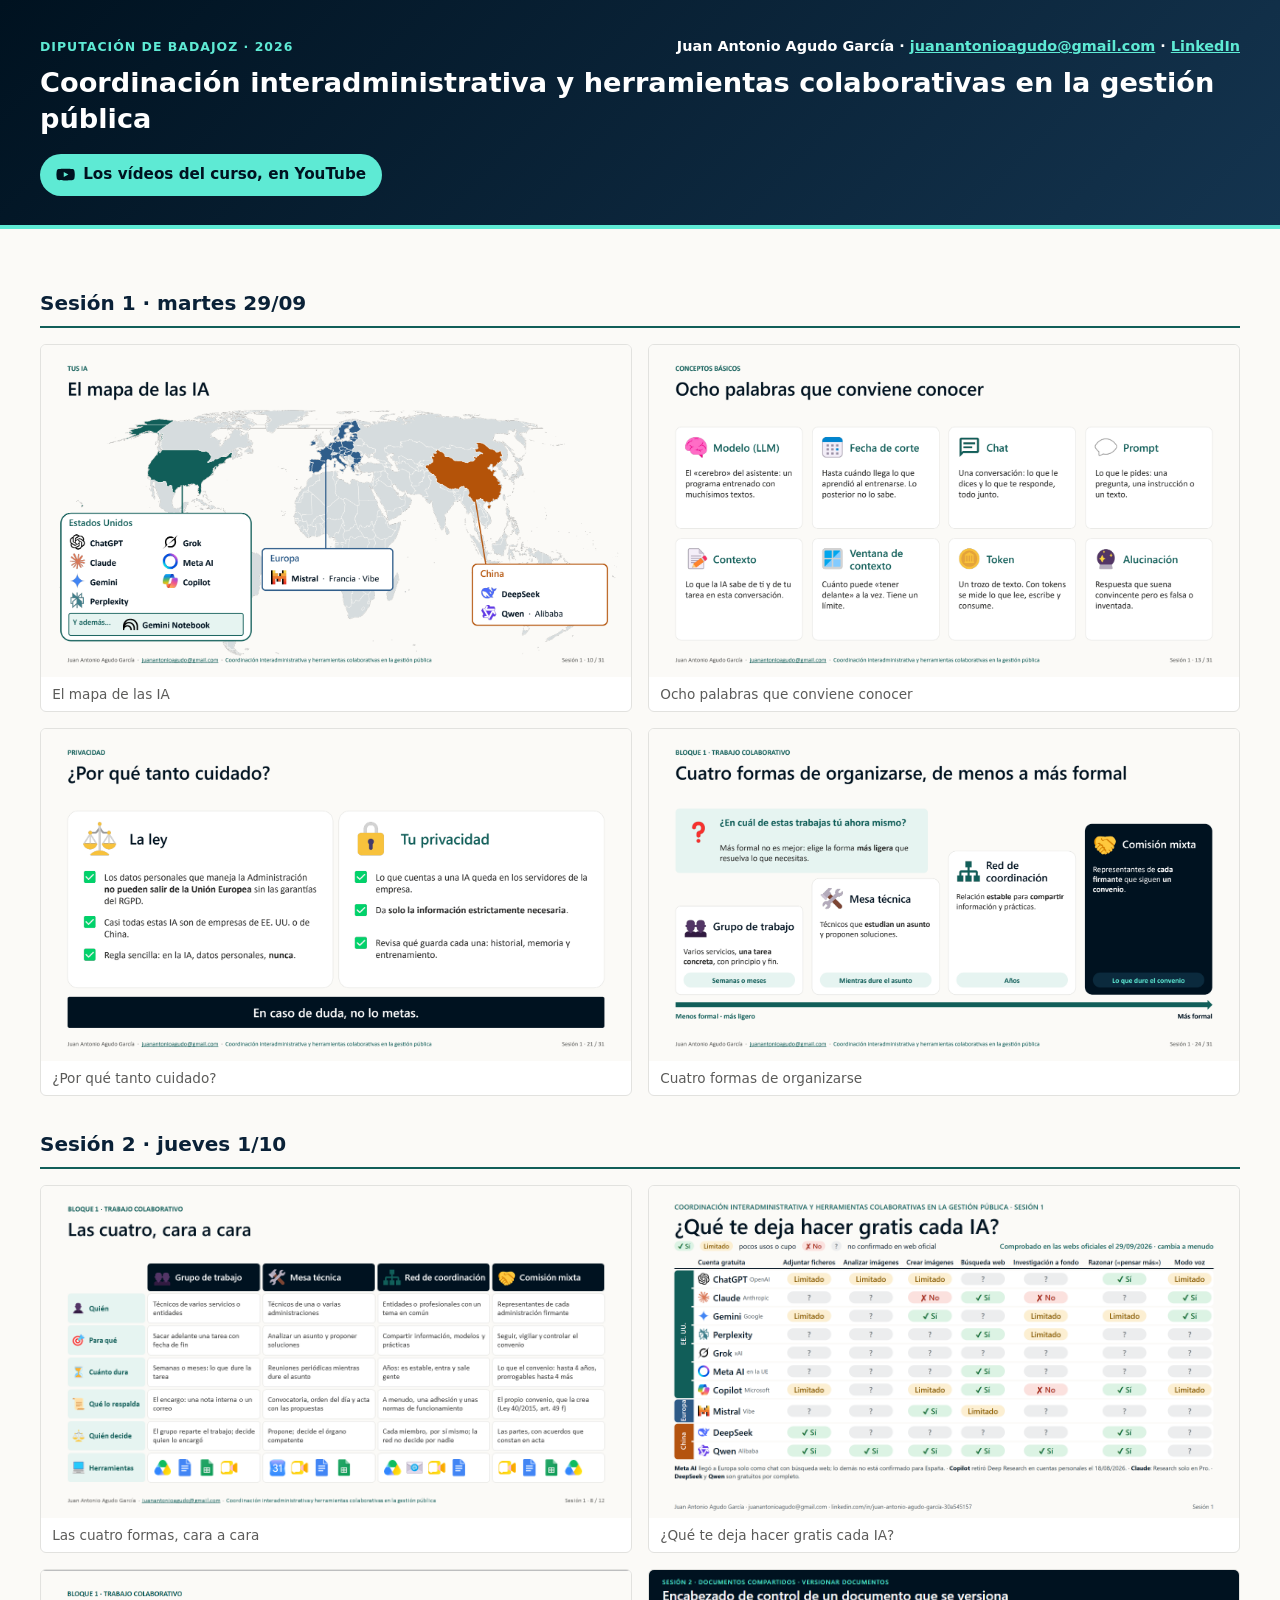
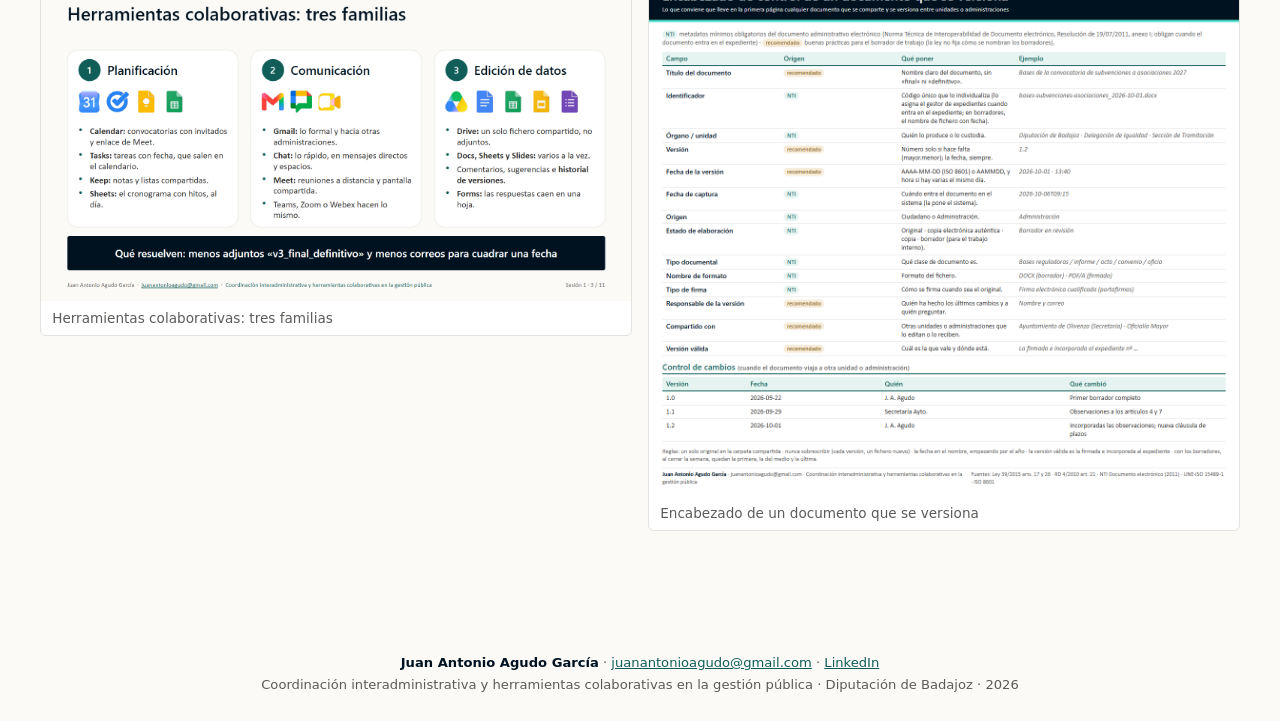
<file: index.html>
<!doctype html>
<html lang="es">
<head>
<meta charset="utf-8">
<meta name="viewport" content="width=device-width, initial-scale=1">
<title>Coordinación interadministrativa y herramientas colaborativas en la gestión pública</title>
<meta name="author" content="Juan Antonio Agudo García · juanantonioagudo@gmail.com">
<meta name="description" content="Las diapositivas clave de cada sesión del curso «Coordinación interadministrativa y herramientas colaborativas en la gestión pública» (Diputación de Badajoz, 2026).">
<meta name="keywords" content="Coordinación interadministrativa y herramientas colaborativas en la gestión pública, Diputación de Badajoz, inteligencia artificial, herramientas colaborativas, trabajo colaborativo">
<link rel="stylesheet" href="style.css">
</head>
<body>
<header class="site">
  <p class="eyebrow eyebrow-doble"><span>Diputación de Badajoz · 2026</span><span class="autor-linea">Juan Antonio Agudo García · <a href="mailto:juanantonioagudo@gmail.com">juanantonioagudo@gmail.com</a> · <a href="https://www.linkedin.com/in/juan-antonio-agudo-garc%C3%ADa-30a545157" target="_blank" rel="noopener">LinkedIn</a></span></p>
  <h1>Coordinación interadministrativa y herramientas colaborativas en la gestión pública</h1>
  <p class="banda-enlaces">
    <!-- CANAL_YOUTUBE: sustituir el href por la dirección definitiva del canal -->
    <a href="https://www.youtube.com/" target="_blank" rel="noopener"><svg viewBox="0 0 24 24" fill="currentColor" aria-hidden="true"><path d="M23 7.2a3 3 0 0 0-2.1-2.1C19 4.6 12 4.6 12 4.6s-7 0-8.9.5A3 3 0 0 0 1 7.2 31 31 0 0 0 .5 12a31 31 0 0 0 .5 4.8 3 3 0 0 0 2.1 2.1c1.9.5 8.9.5 8.9.5s7 0 8.9-.5a3 3 0 0 0 2.1-2.1 31 31 0 0 0 .5-4.8 31 31 0 0 0-.5-4.8zM9.7 15.1V8.9l5.8 3.1z"/></svg>Los vídeos del curso, en YouTube</a>
  </p>
</header>
<main>

  <section class="indice-bloque">
    <h2>Sesión 1 · martes 29/09</h2>
    <ul class="galeria">
      <li><a href="img/s1-mapa-de-las-ia.png" target="_blank" rel="noopener"><img src="img/s1-mapa-de-las-ia.png" alt="El mapa de las IA"><span>El mapa de las IA</span></a></li>
      <li><a href="img/s1-ocho-palabras.png" target="_blank" rel="noopener"><img src="img/s1-ocho-palabras.png" alt="Ocho palabras que conviene conocer"><span>Ocho palabras que conviene conocer</span></a></li>
      <li><a href="img/s1-por-que-tanto-cuidado.png" target="_blank" rel="noopener"><img src="img/s1-por-que-tanto-cuidado.png" alt="¿Por qué tanto cuidado?"><span>¿Por qué tanto cuidado?</span></a></li>
      <li><a href="img/s1-cuatro-formas.png" target="_blank" rel="noopener"><img src="img/s1-cuatro-formas.png" alt="Cuatro formas de organizarse, de menos a más formal"><span>Cuatro formas de organizarse</span></a></li>
    </ul>
  </section>

  <section class="indice-bloque">
    <h2>Sesión 2 · jueves 1/10</h2>
    <ul class="galeria">
      <li><a href="img/s2-las-cuatro-cara-a-cara.png" target="_blank" rel="noopener"><img src="img/s2-las-cuatro-cara-a-cara.png" alt="Las cuatro formas de organizarse, cara a cara"><span>Las cuatro formas, cara a cara</span></a></li>
      <li><a href="img/s2-que-dan-gratis-las-ia.png" target="_blank" rel="noopener"><img src="img/s2-que-dan-gratis-las-ia.png" alt="¿Qué te deja hacer gratis cada IA?"><span>¿Qué te deja hacer gratis cada IA?</span></a></li>
      <li><a href="img/s2-herramientas-colaborativas.png" target="_blank" rel="noopener"><img src="img/s2-herramientas-colaborativas.png" alt="Herramientas colaborativas: tres familias"><span>Herramientas colaborativas: tres familias</span></a></li>
      <li><a href="img/s2-encabezado-versionado.png" target="_blank" rel="noopener"><img src="img/s2-encabezado-versionado.png" alt="Encabezado de control de un documento que se versiona"><span>Encabezado de un documento que se versiona</span></a></li>
    </ul>
  </section>

</main>
<footer class="site">
  <p class="firma"><strong>Juan Antonio Agudo García</strong> · <a href="mailto:juanantonioagudo@gmail.com">juanantonioagudo@gmail.com</a> · <a href="https://www.linkedin.com/in/juan-antonio-agudo-garc%C3%ADa-30a545157" target="_blank" rel="noopener">LinkedIn</a></p>
  Coordinación interadministrativa y herramientas colaborativas en la gestión pública · Diputación de Badajoz · 2026
</footer>
</body>
</html>
</file>
<file: style.css>
/* ===================================================================
   IMAGEN CORPORATIVA PERSONAL — Juan Antonio Agudo García
   Material didáctico y documentación de cursos (docente freelance).
   Creada el lunes 21/09/2026; fuentes cambiadas a las de Windows 11 ese mismo día.

   Es la hoja del vault (05-Assets/plantillas/sitio-proyecto/style.css)
   con DOS cambios de marca y nada más:
     · el amarillo de Equaltech (#F9AF1A) → TEAL:  #115E59 sobre fondo
       claro y #5EEAD4 sobre fondo oscuro. Sobre azul noche el teal oscuro
       no se lee (3,5:1); por eso hay dos tonos.
     · las tipografías: Segoe UI (títulos y etiquetas) + Calibri (texto),
       las que trae Windows 11 de serie —no hay que instalar nada— y que
       sustituyen a Literata + Public Sans. Calibri es la que recomiendan
       Microsoft y las guías de accesibilidad (BDA, Vision Australia).
   Se conservan el azul noche #001220 y el gris #3F3F3E de Equaltech y el
   CÓDIGO DE COLOR SEMÁNTICO del curso (términos generales / locales en
   granate / normativa en violeta; avisos idea · aula · conexión · nemo),
   porque significan algo y no son «marca».

   Fuente de verdad de la marca: imagen-corporativa-juan.md (misma carpeta).
   Enlazar SIEMPRE con ruta relativa; no copiar este fichero por proyecto.
   =================================================================== */

:root{
  /* --- MARCA (imagen corporativa personal de Juan Antonio Agudo García) --- */
  --noche:#001220; --noche-800:#0a2137; --noche-700:#14344f;     /* azul noche: estructura y texto de títulos */
  --teal:#115E59;                                                /* acento sobre fondo CLARO (7,6:1 sobre blanco) */
  --teal-claro:#5EEAD4;                                          /* acento sobre fondo OSCURO (12,8:1 sobre noche) — nunca sobre blanco */
  --teal-tinte:#E6F4F1; --teal-borde:#b9dfd8;
  /* --- alias heredados de la hoja base del vault: NO renombrar --- */
  --azul-900:var(--noche); --azul-800:var(--noche-800); --azul-700:var(--noche-700); --azul-100:#e8eef4;
  --ocre:#b8862f; --tinta:#2a2a29; --gris:#5b5b59; --gris-claro:#e2e2df;
  --fondo:#fbfaf7; --panel:#ffffff; --verde-nucleo:#2f6b4f; --ambar:#8a5a12;
  --radio:8px; --maxw:840px;
}
*{box-sizing:border-box;}
html{scroll-behavior:smooth;}
body{
  margin:0; background:var(--fondo); color:var(--tinta);
  font-family: Calibri, 'Segoe UI', system-ui, -apple-system, 'Helvetica Neue', Arial, sans-serif;
  font-size:17px; line-height:1.65;
}
header.site{
  background:linear-gradient(135deg,var(--azul-900),var(--azul-700));
  color:#fff; padding:2.2rem 1.5rem 1.8rem;
  border-bottom:4px solid var(--teal-claro);
}
header.site .eyebrow{
  font-family:'Segoe UI',system-ui,-apple-system,'Helvetica Neue',Arial,sans-serif;
  text-transform:uppercase; letter-spacing:.08em; font-size:.78rem;
  color:var(--teal-claro); font-weight:600; margin:0 0 .4rem;
}
header.site h1{ font-family:'Segoe UI',system-ui,-apple-system,'Helvetica Neue',Arial,sans-serif; margin:0 0 .5rem; font-size:1.7rem; line-height:1.3; font-weight:700; }
header.site p.subtitulo{ margin:0; color:#dbe7f4; font-size:.98rem; max-width:var(--maxw); }
nav.breadcrumb{
  max-width:var(--maxw); margin:0 auto; padding:.9rem 1.5rem 0;
  font-size:.88rem; color:var(--gris);
}
nav.breadcrumb a{ color:var(--teal); text-decoration:none; }
nav.breadcrumb a:hover{ text-decoration:underline; }
main{ max-width:var(--maxw); margin:0 auto; padding:1.6rem 1.5rem 4rem; }
.badge{
  display:inline-block; font-size:.74rem; font-weight:600; padding:.18rem .55rem;
  border-radius:999px; letter-spacing:.02em; margin-right:.35rem; white-space:nowrap;
}
.badge-nucleo{ background:#e6f2ec; color:var(--verde-nucleo); }
.badge-prep{ background:var(--azul-100); color:var(--azul-700); }
.badge-docente{ background:#f7ecd9; color:var(--ambar); }
.badge-fiabilidad{ background:var(--gris-claro); color:var(--gris); font-weight:500; }
.meta-linea{ margin:.6rem 0 1.6rem; font-size:.85rem; color:var(--gris); }
.meta-linea .fiabilidad-txt{ display:block; margin-top:.5rem; font-style:italic; }
.aviso-interno{
  background:#fbf3e3; border:1px solid #ecd9ad; border-left:4px solid var(--ambar);
  border-radius:var(--radio); padding:.85rem 1.1rem; margin:0 0 1.8rem; font-size:.92rem; color:#5b4415;
}
h1.titulo-pagina{ font-size:1.65rem; line-height:1.32; margin:0 0 .3rem; color:var(--azul-900); }
article h2{
  font-size:1.28rem; color:var(--azul-800); margin:2.2rem 0 .8rem;
  padding-bottom:.35rem; border-bottom:2px solid var(--teal);
}
article h3{ font-size:1.08rem; color:var(--azul-700); margin:1.6rem 0 .5rem; }
article h4{ font-size:.98rem; color:var(--tinta); margin:1.2rem 0 .4rem; }
article p{ margin:0 0 1rem; }
article ul, article ol{ margin:0 0 1.1rem; padding-left:1.4rem; }
article li{ margin:.3rem 0; }
article li > ul, article li > ol{ margin-top:.35rem; }
article strong{ color:var(--azul-900); }
article blockquote{
  margin:1.2rem 0; padding:.7rem 1.1rem; background:var(--teal-tinte);
  border-left:4px solid var(--teal); border-radius:0 var(--radio) var(--radio) 0;
  color:#0f3d3a; font-size:1.05rem;
}
article code{
  background:#eef0f2; padding:.12rem .35rem; border-radius:4px;
  font-family:Consolas,"Courier New",monospace; font-size:.88em; color:#8a2b2b;
}
article pre{
  background:#1f2933; color:#e8ecef; padding:1rem 1.1rem; border-radius:var(--radio);
  overflow-x:auto; font-size:.86rem; line-height:1.5;
}
article pre code{ background:none; color:inherit; padding:0; }
article table{
  width:100%; border-collapse:collapse; margin:1.2rem 0; font-size:1rem;
}
article th, article td{ border:1px solid var(--gris-claro); padding:.55rem .7rem; text-align:left; vertical-align:top; }
article th{ background:var(--azul-100); color:var(--azul-900); font-weight:600; }
article tr:nth-child(even) td{ background:#f7f8f9; }
article hr{ border:none; border-top:1px solid var(--gris-claro); margin:2rem 0; }
article a{ color:var(--teal); }
aside.toc{
  background:var(--panel); border:1px solid var(--gris-claro); border-radius:var(--radio);
  padding:1rem 1.2rem; margin:1.6rem 0 2rem; font-size:.9rem;
}
aside.toc p.toc-titulo{ margin:0 0 .5rem; font-weight:700; color:var(--azul-800); text-transform:uppercase; font-size:.76rem; letter-spacing:.05em; }
aside.toc ul{ margin:0; padding-left:1.1rem; }
aside.toc ul ul{ padding-left:1.1rem; }
aside.toc li{ margin:.2rem 0; }
aside.toc a{ color:var(--teal); text-decoration:none; }
aside.toc a:hover{ text-decoration:underline; }
nav.paginacion{
  display:flex; justify-content:space-between; gap:1rem; margin-top:2.8rem;
  padding-top:1.3rem; border-top:1px solid var(--gris-claro); font-size:.9rem;
}
nav.paginacion a{ color:var(--teal); text-decoration:none; max-width:46%; }
nav.paginacion a:hover{ text-decoration:underline; }
nav.paginacion .dir{ display:block; font-size:.74rem; color:var(--gris); text-transform:uppercase; letter-spacing:.04em; }
footer.site{ text-align:center; color:var(--gris); font-size:.82rem; padding:1.6rem; }
footer.site a{ color:var(--teal); }

/* -------- indice -------- */
section.indice-bloque{ margin:2rem 0; }
section.indice-bloque h2{
  font-size:1.15rem; color:var(--azul-800); margin:0 0 .3rem;
  padding-bottom:.4rem; border-bottom:2px solid var(--teal);
}
section.indice-bloque p.explicacion{ color:var(--gris); font-size:.9rem; margin:.3rem 0 1rem; }
ul.lista-temas{ list-style:none; margin:0; padding:0; }
ul.lista-temas li{
  display:flex; gap:1rem; align-items:flex-start; padding:.9rem 0;
  border-bottom:1px solid var(--gris-claro);
}
ul.lista-temas li:last-child{ border-bottom:none; }
.num-tema{
  flex:0 0 auto; width:2.4rem; height:2.4rem; border-radius:50%;
  background:var(--teal-tinte); color:var(--teal); font-weight:700;
  display:flex; align-items:center; justify-content:center; font-size:.95rem;
}
.num-tema.nucleo{ background:#e6f2ec; color:var(--verde-nucleo); }
.num-tema.docente{ background:#f7ecd9; color:var(--ambar); }
.tema-cuerpo a{ font-weight:600; color:var(--azul-900); text-decoration:none; font-size:1.02rem; }
.tema-cuerpo a:hover{ text-decoration:underline; }
.tema-cuerpo p{ margin:.3rem 0 0; color:var(--gris); font-size:.92rem; }
.ficha-curso{
  background:var(--panel); border:1px solid var(--gris-claro); border-radius:var(--radio);
  padding:1.3rem 1.5rem; margin:0 0 2rem;
}
.ficha-curso dl{ display:grid; grid-template-columns:auto 1fr; gap:.35rem 1rem; margin:0; font-size:.92rem; }
.ficha-curso dt{ color:var(--gris); font-weight:600; }
.ficha-curso dd{ margin:0; }

@media (max-width:600px){
  header.site h1{ font-size:1.35rem; }
  main{ padding:1.2rem 1rem 3rem; }
  ul.lista-temas li{ gap:.7rem; }
}

@media print{
  header.site, nav.breadcrumb, nav.paginacion, aside.toc{ display:none; }
  footer.site{ border-top:2px solid var(--teal); }
  body{ background:#fff; font-size:12pt; }
  main{ max-width:100%; padding:0; }
  article a{ color:#000; text-decoration:underline; }
}

/* ===================================================================
   v2 — maqueta a pantalla completa + tipografías de marca + componentes
   nuevos (términos, avisos, glosario en fichas, mapas, comparativas).
   Aprobada por Juan el 11/09/2026 en index.html y 00-vocabulario...html;
   aplicada al resto del temario a partir de esa misma fecha.
   =================================================================== */
:root{
  --termino-bg:#cfeae5;
  --nemo:#2f6b4f;
  --nemo-bg:#eaf3ee;
  --conexion-bg:#eaf1f8;
  --fuente:#3d5566;
  --fuente-bg:#ebf0f3;
}

/* -------- ancho completo: Juan solo la ve en su PC, sin límite de columna -------- */
main{
  max-width:none;
  width:100%;
  padding:1.6rem 2.5rem 4rem;
  box-sizing:border-box;
}
nav.breadcrumb{
  max-width:none;
  padding-left:2.5rem;
  padding-right:2.5rem;
}
article{
  max-width:none;
  width:100%;
  font-family:Calibri,'Segoe UI',system-ui,-apple-system,'Helvetica Neue',Arial,sans-serif;
  font-size:1.2rem;
  line-height:1.7;
}
article > blockquote:first-child{
  font-size:1rem;
  line-height:1.65;
}

/* -------- cabeceras dentro del artículo: sans, para que corten el texto -------- */
article h2, article h3, article h4{
  font-family:'Segoe UI',system-ui,-apple-system,'Helvetica Neue',Arial,sans-serif;
}
article h2{
  font-size:1.3rem;
  margin:2.6rem 0 1rem;
}
article h2:first-of-type{ margin-top:1.8rem; }
article h3{
  font-size:1.05rem;
  margin:1.9rem 0 .7rem;
  color:var(--azul-800);
}
article section + section{ margin-top:.5rem; }

/* -------- término destacado: subrayado tipo marcador, no negrita suelta -------- */
.termino{
  font-weight:600;
  color:var(--azul-900);
  background-image:linear-gradient(var(--termino-bg), var(--termino-bg));
  background-repeat:no-repeat;
  background-size:100% 42%;
  background-position:0 88%;
  padding:0 .05em;
}
a.termino.wiki-link{
  text-decoration:none;
}
a.termino.wiki-link:hover{
  background-size:100% 100%;
}
.wiki-ico{
  font-weight:400;
  font-size:.72em;
  color:var(--teal);
  vertical-align:super;
}

/* ===================================================================
   Código de color de términos (13/09/2026, a petición de Juan).
   Tres familias, para poder barrer la página de un vistazo:
     .termino            → concepto general. Enlace a Wikipedia si se
                           ha verificado que el artículo existe.
     .termino.local      → específico de la Diputación de Badajoz, de la
                           provincia o de Extremadura  (GRANATE).
     .termino.norma      → ley, artículo, reglamento o figura jurídica
                           concreta  (VIOLETA).
   Y un estado transversal:
     .sin-enlace         → subrayado punteado + lupa. Significa "no se
                           encontró URL oficial fiable: Juan, ponle tú
                           el enlace que te sirva".
   =================================================================== */
.termino.local{
  color:#7d2442;
  background-image:linear-gradient(#fadfe8,#fadfe8);
}
.termino.norma{
  color:#4c3486;
  background-image:linear-gradient(#e8e2f7,#e8e2f7);
}
a.termino.local:hover, a.termino.norma:hover{ background-size:100% 100%; }
a.termino.local, a.termino.norma{ text-decoration:none; }

.termino.sin-enlace{
  border-bottom:2px dotted currentColor;
  cursor:help;
}
.termino.sin-enlace::after{
  content:"\00a0🔎";
  font-size:.72em;
  opacity:.65;
  vertical-align:super;
}

/* -------- leyenda del código de color, una línea bajo el breadcrumb -------- */
.leyenda-terminos{
  font-family:'Segoe UI',system-ui,-apple-system,'Helvetica Neue',Arial,sans-serif;
  font-size:.74rem;
  color:var(--gris);
  padding:.45rem 2.5rem .1rem;
  display:flex;
  flex-wrap:wrap;
  gap:.2rem 1.4rem;
  align-items:baseline;
}
.lg-wiki, .lg-local, .lg-norma{
  font-weight:600;
  padding:0 .18em;
  border-radius:2px;
}
.lg-wiki{ color:var(--azul-900); background:var(--termino-bg); }
.lg-local{ color:#7d2442; background:#fadfe8; }
.lg-norma{ color:#4c3486; background:#e8e2f7; }

/* -------- listas dentro del artículo, algo más de aire -------- */
article ul li, article ol li{ margin:.45rem 0; }

/* -------- avisos / callouts con función distinta cada uno -------- */
.nota{
  margin:1.3rem 0;
  padding:.85rem 1.1rem;
  border-radius:0 6px 6px 0;
  font-size:1.03rem;
  line-height:1.6;
}
.nota p{ margin:0; }
.nota .nota-etiqueta{
  display:block;
  font-family:'Segoe UI',system-ui,-apple-system,'Helvetica Neue',Arial,sans-serif;
  font-weight:700;
  font-size:.8rem;
  margin-bottom:.3rem;
}
.nota-idea{
  background:#f7ecd9;   /* ocre semántico «idea»; NO es el marcador de términos */
  border-left:4px solid var(--ocre);
  color:#5b4415;
}
.nota-idea .nota-etiqueta{ color:var(--ambar); }
.nota-aula{
  background:#fbf3e3;
  border-left:4px solid var(--ambar);
  color:#5b4415;
}
.nota-aula .nota-etiqueta{ color:var(--ambar); }
.nota-nemo{
  background:var(--nemo-bg);
  border-left:4px solid var(--nemo);
  color:#1e4433;
}
.nota-nemo .nota-etiqueta{ color:var(--nemo); }
.nota-conexion{
  background:var(--conexion-bg);
  border-left:4px solid var(--azul-700);
  color:#1f3a56;
}
.nota-conexion .nota-etiqueta{ color:var(--azul-700); }
.nota-fuente{
  background:var(--fuente-bg);
  border-left:4px solid var(--fuente);
  color:#22323d;
}
.nota-fuente .nota-etiqueta{ color:var(--fuente); }
.nota-fuente ul{ margin:.5rem 0 0; padding-left:1.2rem; }
.nota-fuente li{ margin:.2rem 0; }
.nota-fuente .fuente-cita{
  display:block; margin-top:.5rem; font-size:.82rem; color:#4f6878; font-style:italic;
}
.enlaces-interes{
  list-style:none; margin:1rem 0 0; padding:0;
  display:grid; grid-template-columns:repeat(auto-fill,minmax(260px,1fr)); gap:.7rem;
}
.enlaces-interes li{
  border:1px solid var(--gris-claro); border-radius:4px; padding:.7rem .85rem;
}
.enlaces-interes a{
  font-family:'Segoe UI',system-ui,-apple-system,'Helvetica Neue',Arial,sans-serif; font-weight:600; font-size:.92rem;
  color:var(--azul-800); text-decoration:none;
}
.enlaces-interes a:hover{ text-decoration:underline; }
.enlaces-interes span{ display:block; font-size:.82rem; color:var(--gris); margin-top:.25rem; }

/* -------- resumen de cierre -------- */
.resumen-cierre{
  background:var(--azul-900);
  color:#eef3f8;
  border-radius:8px;
  padding:1.3rem 1.5rem;
  margin:1.6rem 0 1.8rem;
  font-size:1rem;
  line-height:1.7;
}
.resumen-cierre .nota-etiqueta{
  display:block;
  font-family:'Segoe UI',system-ui,-apple-system,'Helvetica Neue',Arial,sans-serif;
  font-weight:700;
  font-size:.8rem;
  color:var(--teal-claro);
  margin-bottom:.4rem;
}
.resumen-cierre p{ margin:0; }

/* -------- comparativa a dos columnas -------- */
.comparativa{
  display:grid;
  grid-template-columns:1fr 1fr;
  gap:1rem;
  margin:1.3rem 0;
}
.comparativa > div{
  border:1px solid var(--gris-claro);
  border-radius:6px;
  padding:1rem 1.1rem;
  background:var(--panel);
}
.comparativa h4{
  margin:0 0 .5rem;
  font-size:.98rem;
  color:var(--azul-800);
}
.comparativa p{ margin:0; font-size:.94rem; }
@media (max-width:600px){
  .comparativa{ grid-template-columns:1fr; }
}

/* -------- glosario final: fichas, no prosa -------- */
.glosario-grid{
  display:grid;
  grid-template-columns:repeat(auto-fill, minmax(230px,1fr));
  gap:.9rem;
  margin:1.2rem 0 1.8rem;
  padding:0;
}
.ficha-termino{
  border:1px solid var(--gris-claro);
  border-top:3px solid var(--teal);
  border-radius:2px;
  padding:.85rem .95rem;
  background:var(--panel);
}
.ficha-termino dt{
  font-family:'Segoe UI',system-ui,-apple-system,'Helvetica Neue',Arial,sans-serif;
  font-weight:700;
  font-size:.88rem;
  color:var(--azul-900);
  margin:0 0 .35rem;
}
.ficha-termino dd{
  margin:0;
  font-size:.96rem;
  line-height:1.55;
  color:var(--tinta);
  font-family:Calibri,'Segoe UI',system-ui,-apple-system,'Helvetica Neue',Arial,sans-serif;
}

/* -------- lista + mapa/imagen a la misma altura, lado a lado -------- */
.par-mapa{
  display:grid;
  grid-template-columns:1.15fr 1fr;
  gap:1rem;
  align-items:stretch;
  margin:1.2rem 0 1.8rem;
}
.par-mapa .nota{ margin:0; }
.par-mapa figure.mapa-figura{ margin:0; }
@media (max-width:900px){
  .par-mapa{ grid-template-columns:1fr; }
}

figure.mapa-figura{
  width:100%;
  height:100%;
  border:1px solid var(--gris-claro);
  border-radius:6px;
  padding:1.2rem;
  background:var(--panel);
  box-sizing:border-box;
  display:flex;
  flex-direction:column;
}
figure.mapa-figura img{
  width:100%;
  flex:1 1 auto;
  min-height:0;
  height:auto;
  max-height:520px;
  object-fit:contain;
  display:block;
  margin:0 auto;
}
figure.mapa-figura figcaption{
  margin-top:.7rem;
  font-size:.84rem;
  color:var(--gris);
  font-family:'Segoe UI',system-ui,-apple-system,'Helvetica Neue',Arial,sans-serif;
  text-align:center;
  line-height:1.5;
}
figure.mapa-figura figcaption a{ color:var(--teal); }

/* -------- mini índice bajo la cita de apertura -------- */
.mini-indice{ font-family:'Segoe UI',system-ui,-apple-system,'Helvetica Neue',Arial,sans-serif; }
.mini-indice p.toc-titulo{ font-family:'Segoe UI',system-ui,-apple-system,'Helvetica Neue',Arial,sans-serif; }
.mini-indice a{ font-family:'Segoe UI',system-ui,-apple-system,'Helvetica Neue',Arial,sans-serif; }

/* -------- índice del temario (index.html): mismos componentes -------- */
.ficha-curso{
  max-width:600px;
  font-family:Calibri,'Segoe UI',system-ui,-apple-system,'Helvetica Neue',Arial,sans-serif;
}
.ficha-curso dt{ font-family:'Segoe UI',system-ui,-apple-system,'Helvetica Neue',Arial,sans-serif; }
section.indice-bloque h2{
  font-family:'Segoe UI',system-ui,-apple-system,'Helvetica Neue',Arial,sans-serif;
  font-size:1.25rem;
}
section.indice-bloque p.explicacion{
  font-family:Calibri,'Segoe UI',system-ui,-apple-system,'Helvetica Neue',Arial,sans-serif;
  font-size:1rem;
  max-width:720px;
}
ul.lista-temas{
  display:grid;
  grid-template-columns:repeat(auto-fill, minmax(340px,1fr));
  gap:.9rem;
}
ul.lista-temas li{
  border:1px solid var(--gris-claro);
  border-bottom:1px solid var(--gris-claro);
  border-radius:6px;
  padding:1rem 1.1rem;
}
ul.lista-temas li:last-child{ border-bottom:1px solid var(--gris-claro); }
.tema-cuerpo a{ font-family:'Segoe UI',system-ui,-apple-system,'Helvetica Neue',Arial,sans-serif; line-height:1.4; }
.tema-cuerpo p{ font-family:Calibri,'Segoe UI',system-ui,-apple-system,'Helvetica Neue',Arial,sans-serif; font-size:1.03rem; line-height:1.55; }

@media (max-width:600px){
  article{ font-size:1.1rem; }
}

@media print{
  .nota, .resumen-cierre, .comparativa > div, .ficha-termino{ break-inside:avoid; }
}

/* ===================================================================
   Firma del autor (imagen corporativa personal)
   Uso en cabecera:   <p class="autor"><strong>Juan Antonio Agudo García</strong> · Formador · <a href="…">LinkedIn</a></p>
   Uso en pie:        <footer class="site"><p class="firma">…</p></footer>
   Uso en portada:    <div class="marca-autor">…</div>
   =================================================================== */
header.site p.autor{
  margin:.9rem 0 0; font-family:'Segoe UI',system-ui,-apple-system,'Helvetica Neue',Arial,sans-serif;
  font-size:.85rem; color:#d5e6e3; max-width:var(--maxw);
}
header.site p.autor strong{ color:#fff; font-weight:600; }
header.site p.autor a{ color:var(--teal-claro); text-decoration:none; }
header.site p.autor a:hover{ text-decoration:underline; }

.marca-autor{
  display:flex; flex-wrap:wrap; gap:.25rem 1.2rem; align-items:baseline;
  font-family:'Segoe UI',system-ui,-apple-system,'Helvetica Neue',Arial,sans-serif; font-size:.85rem; color:var(--gris);
  border-top:2px solid var(--teal); padding-top:.7rem; margin:1.8rem 0 0;
}
.marca-autor .nombre{ font-weight:600; color:var(--noche); }
.marca-autor a{ color:var(--teal); text-decoration:none; }
.marca-autor a:hover{ text-decoration:underline; }

footer.site p.firma{ margin:0; }
footer.site p.firma strong{ color:var(--noche); font-family:'Segoe UI',system-ui,-apple-system,'Helvetica Neue',Arial,sans-serif; font-weight:600; }

/* ===================================================================
   Criterios de maquetación de Juan (miércoles 30/09/2026) — valen para todas sus webs
   · Se consultan en PC, con pantalla grande: manda el ancho, sin columnas estrechas.
     En el móvil solo tienen que verse razonablemente bien.
   · La cabecera usa todo el ancho: sin max-width, así no parte la línea a mitad de frase.
   · Bloques NUMERADOS → lista, uno debajo de otro.
   · Bloques NO numerados → tarjetas, 4-5 por fila, con un icono descriptivo.
   · Las notas de «cómo leer esto» van al FINAL, no delante del contenido.
   =================================================================== */
header.site{ padding-left:2.5rem; padding-right:2.5rem; }
header.site p.subtitulo, header.site p.autor{ max-width:none; }
ul.lista-temas{ grid-template-columns:1fr; gap:.7rem; }
ul.lista-temas.tarjetas{ grid-template-columns:repeat(auto-fill, minmax(230px,1fr)); }
@media (min-width:1300px){ ul.lista-temas.tarjetas{ grid-template-columns:repeat(5,1fr); } }
ul.lista-temas.tarjetas li{ flex-direction:column; gap:.6rem; }
.icono-tema{
  flex:0 0 auto; width:3.4rem; height:3.4rem; border-radius:12px;
  background:#f7ecd9; color:var(--ambar);
  display:flex; align-items:center; justify-content:center;
}
.icono-tema svg{ width:2.2rem; height:2.2rem; }
section.nota-final{ margin-top:3rem; }
section.indice-bloque p.explicacion{ max-width:none; }
@media (max-width:600px){
  header.site{ padding-left:1rem; padding-right:1rem; }
  main{ padding-left:1rem; padding-right:1rem; }
}

/* Cabecera en una línea menos (Juan, 30/09/2026): la firma va a la derecha de la primera línea */
header.site .eyebrow-doble{ display:flex; justify-content:space-between; align-items:baseline; gap:1rem; flex-wrap:wrap; }
header.site .eyebrow-doble .autor-linea{ text-transform:none; letter-spacing:0; font-size:.9rem; font-weight:600; color:#fff; }
header.site .eyebrow-doble .autor-linea a{ color:var(--teal-claro); }
/* Metadatos de página (código de color, bloque, fiabilidad) al pie, no antes del título */
section.nota-final h2{ font-size:1.05rem; margin:0 0 .6rem; }
section.nota-final .leyenda-terminos{ margin:.4rem 0 .6rem; padding:0; }
section.nota-final .meta-linea{ margin:.4rem 0; }

/* ===================================================================
   Web pública del curso (2/10/2026). Copia LOCAL de la hoja de la imagen
   corporativa de Juan (la web es autónoma: nada enlazado a 05-Assets).
   Añadidos: banda de enlaces fijos, galería de diapositivas, aviso público.
   =================================================================== */
.banda-enlaces{ display:flex; flex-wrap:wrap; gap:.8rem; margin:1.1rem 0 0; }
.banda-enlaces a{
  display:inline-flex; align-items:center; gap:.5rem; padding:.55rem 1rem; border-radius:999px;
  background:var(--teal-claro); color:var(--noche); font-weight:700; text-decoration:none;
  font-family:'Segoe UI',system-ui,-apple-system,'Helvetica Neue',Arial,sans-serif; font-size:.95rem;
}
.banda-enlaces a:hover{ background:#fff; }
.banda-enlaces svg{ width:1.2rem; height:1.2rem; }
.galeria{
  list-style:none; margin:1rem 0 2rem; padding:0;
  display:grid; grid-template-columns:repeat(auto-fill, minmax(300px,1fr)); gap:1rem;
}
.galeria li{ margin:0; }
.galeria a{ display:block; border:1px solid var(--gris-claro); border-radius:6px; overflow:hidden; background:var(--panel); text-decoration:none; }
.galeria a:hover{ border-color:var(--teal); box-shadow:0 2px 10px rgba(0,18,32,.12); }
.galeria img{ display:block; width:100%; height:auto; }
.galeria span{ display:block; padding:.35rem .7rem; font-size:.85rem; color:var(--gris); font-family:'Segoe UI',system-ui,sans-serif; }
.imagen-grande{ display:block; width:100%; height:auto; border:1px solid var(--gris-claro); border-radius:6px; margin:.6rem 0 1.4rem; }
.par-imagenes{ display:grid; grid-template-columns:1fr 1fr; gap:1.2rem; }
@media (max-width:900px){ .par-imagenes{ grid-template-columns:1fr; } }
.proximamente{ color:var(--gris); font-style:italic; }
.num-tema.apagado{ background:var(--gris-claro); color:var(--gris); }

article pre{ white-space:pre-wrap; word-break:break-word; }
.galeria{ grid-template-columns:repeat(auto-fill, minmax(420px,1fr)); }
@media (min-width:1300px){ .galeria{ grid-template-columns:repeat(4,1fr); } }
.galeria li{ align-self:start; }
</file>
